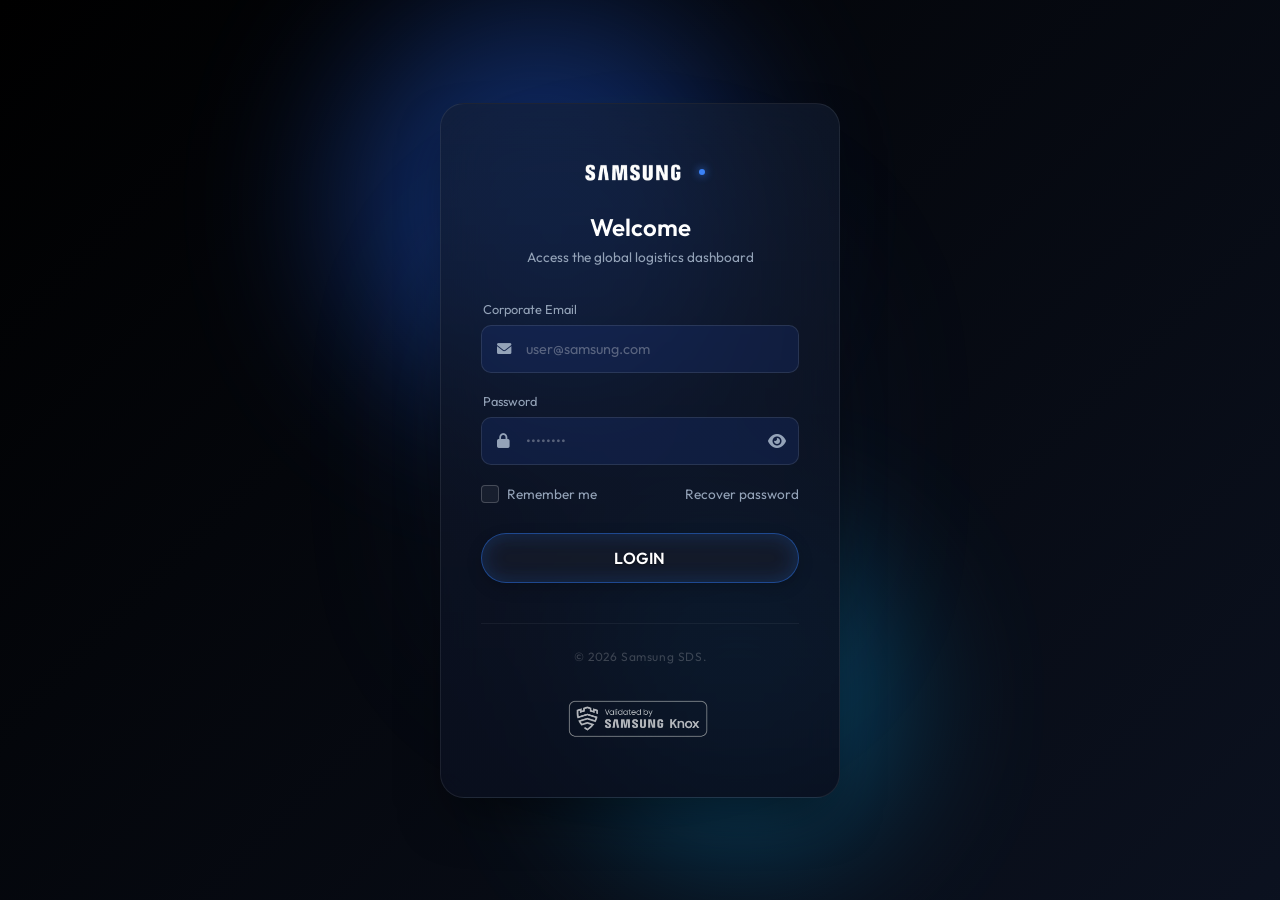
<file: login/login.html>
<!DOCTYPE html>
<html lang="en">
<head>
    <meta charset="UTF-8">
    <meta name="viewport" content="width=device-width, initial-scale=1.0">
    <title>Login - Samsung Logistics</title>
    
    <link href="https://fonts.googleapis.com/css2?family=Outfit:wght@300;400;500;600;700&display=swap" rel="stylesheet">
    <link rel="stylesheet" href="https://cdnjs.cloudflare.com/ajax/libs/font-awesome/6.0.0/css/all.min.css">
    <link rel="stylesheet" href="login.css">
</head>
<body class="login-body">

    <div class="login-wrapper">
        
        <div class="bg-orb orb-1"></div>
        <div class="bg-orb orb-2"></div>
        <div class="login-glow-bg"></div>

        <div class="glass-panel">
            
            <div class="login-header">
                <div class="logo-box justify-center">
                    <img src="/img/logo.png" alt="Samsung" style="height: 40px;">
                    <span class="status-beacon"></span>
                </div>
                <h2>Welcome</h2>
                <p>Access the global logistics dashboard</p>
            </div>

            <form class="login-form">
                
                <div class="input-group">
                    <label>Corporate Email</label>
                    <div class="input-wrapper">
                        <i class="fas fa-envelope input-icon"></i>
                        <input type="email" placeholder="user@samsung.com" required>
                    </div>
                </div>

                <div class="input-group">
                    <label>Password</label>
                    <div class="input-wrapper">
                        <i class="fas fa-lock input-icon"></i>
                        <input type="password" id="passwordInput" class="input-password" placeholder="••••••••" required>
                        <div class="toggle-wrapper" onclick="togglePassword()">
                            <i class="fas fa-eye toggle-icon"></i>
                        </div>
                    </div>
                </div>

                <div class="form-actions">
                    <label class="custom-checkbox">
                        <input type="checkbox">
                        <span class="checkmark"></span>
                        Remember me
                    </label>
                    <a href="recover.html" class="forgot-link">Recover password</a>
                </div>

                <button type="submit" class="btn-cyber-glass full-width">
                    <span class="btn-text">Login</span>
                    <span class="btn-shimmer"></span>
                </button>

            </form>

            <div class="login-footer">
                <p>© 2026 Samsung SDS.</p>
                <img src="/img/knox.png" alt="Secured by Knox">
            </div>
        </div>

    </div> <script>
        function togglePassword() {
            const input = document.getElementById('passwordInput');
            const icon = document.querySelector('.toggle-icon');
            const type = input.getAttribute('type') === 'password' ? 'text' : 'password';
            input.setAttribute('type', type);

            if (type === 'text') {
                icon.classList.remove('fa-eye');
                icon.classList.add('fa-eye-slash');
                icon.style.color = "var(--accent-blue)";
            } else {
                icon.classList.remove('fa-eye-slash');
                icon.classList.add('fa-eye');
                icon.style.color = "";
            }
        }
    </script>

</body>
</html>
</file>
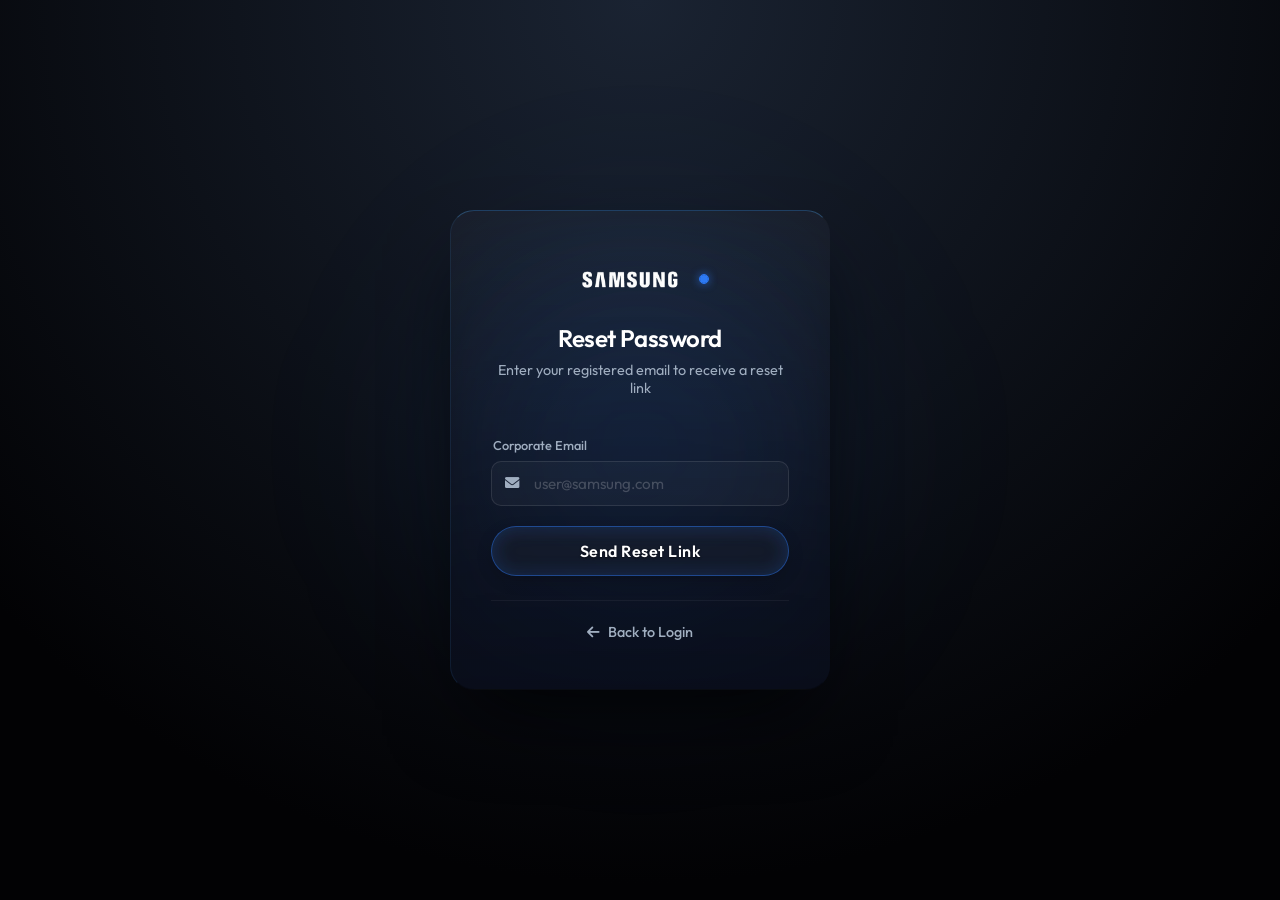
<file: login/recover.html>
<!DOCTYPE html>
<html lang="en">
<head>
    <meta charset="UTF-8">
    <meta name="viewport" content="width=device-width, initial-scale=1.0">
    <title>Reset Password - Samsung Connect</title>
    
    <link href="https://fonts.googleapis.com/css2?family=Outfit:wght@300;400;500;600;700&display=swap" rel="stylesheet">
    
    <link rel="stylesheet" href="recover.css">
    
    <link rel="stylesheet" href="https://cdnjs.cloudflare.com/ajax/libs/font-awesome/6.0.0/css/all.min.css">
</head>
<body class="login-body">

    <div class="login-wrapper">
        <div class="login-glow-bg"></div>

        <div class="glass-panel">
            
            <div class="login-header">
                <div class="logo-box justify-center">
                    <img src="/img/logo.png" alt="Samsung" style="height: 40px;">
                    <span class="status-beacon"></span>
                </div>
                <h2>Reset Password</h2>
                <p>Enter your registered email to receive a reset link</p>
            </div>

            <form class="login-form">
                
                <div class="input-group">
                    <label>Corporate Email</label>
                    <div class="input-wrapper">
                        <i class="fas fa-envelope input-icon"></i>
                        <input type="email" placeholder="user@samsung.com" required>
                    </div>
                </div>

                <button type="submit" class="btn-cyber-glass full-width">
                    <span class="btn-text">Send Reset Link</span>
                    <span class="btn-shimmer"></span>
                </button>

            </form>

            <div class="recovery-footer">
                <a href="login.html" class="back-link">
                    <i class="fas fa-arrow-left"></i> Back to Login
                </a>
            </div>
            
        </div>
    </div>

</body>
</html>
</file>
<file: login/login.css>
/* =========================================
   1. VARIÁVEIS (TEMA DEEP SPACE BLUE)
   ========================================= */
:root { 
    --bg-deep: #050510;          /* Fundo ultra escuro */
    --accent-blue: #3b82f6;      /* Azul vibrante */
    --text-main: #ffffff;
    --text-dim: #94a3b8;         /* Cinza azulado */
    
    /* Cores específicas da interface da imagem */
    --glass-bg: linear-gradient(180deg, rgba(20, 30, 50, 0.6) 0%, rgba(10, 15, 30, 0.9) 100%);
    --glass-border: rgba(255, 255, 255, 0.08);
    --input-bg: rgba(30, 58, 138, 0.25); /* Azul escuro transparente para os inputs */
    --input-border: rgba(255, 255, 255, 0.1);
}

/* =========================================
   2. RESET & BASE
   ========================================= */
* { margin: 0; padding: 0; box-sizing: border-box; }

body {
    background-color: var(--bg-deep); /* Cor de fallback */
    color: var(--text-main);
    font-family: 'Outfit', sans-serif;
    min-height: 100vh;
    overflow: hidden;
    
    /* --- ANIMAÇÃO DARK --- */
    /* Gradiente alternando entre Preto Puro e Azul Meia-Noite Profundo */
    background: linear-gradient(-45deg, #000000, #050510, #0f172a, #000000);
    
    /* Tamanho aumentado para permitir o movimento */
    background-size: 400% 400%;
    
    /* Animação lenta (15s) para ser imperceptível e elegante */
    animation: gradientMove 15s ease infinite;
    /* --------------------- */
    
    display: flex;
    justify-content: center;
    align-items: center;
}

/* Adicione isso logo abaixo do fechamento do body (}) */
@keyframes gradientMove {
    0% {
        background-position: 0% 50%;
    }
    50% {
        background-position: 100% 50%;
    }
    100% {
        background-position: 0% 50%;
    }
}

a { text-decoration: none; color: inherit; transition: 0.2s; }

/* =========================================
   3. LAYOUT CENTRALIZADO
   ========================================= */
.login-body {
    display: flex;
    justify-content: center;
    align-items: center;
    min-height: 100vh;
    padding: 20px;
}

.login-wrapper {
    position: relative;
    width: 100%;
    max-width: 400px; /* Largura levemente menor para ficar elegante */
    z-index: 10;
    animation: fadeUp 0.8s cubic-bezier(0.16, 1, 0.3, 1) forwards;
    opacity: 0;
    transform: translateY(30px);
}

@keyframes fadeUp { to { opacity: 1; transform: translateY(0); } }

/* =========================================
   4. FUNDO ANIMADO (ORBES)
   ========================================= */
.bg-orb {
    position: absolute;
    border-radius: 50%;
    filter: blur(80px);
    opacity: 0.4;
    z-index: -2;
    pointer-events: none;
}

.orb-1 {
    background: #2563eb;
    width: 400px; height: 400px;
    top: -100px; left: -100px;
    animation: float 20s infinite alternate;
}

.orb-2 {
    background: #0ea5e9;
    width: 300px; height: 300px;
    bottom: -50px; right: -50px;
    animation: float 25s infinite alternate-reverse;
}

@keyframes float {
    0% { transform: translate(0, 0); }
    100% { transform: translate(40px, 40px); }
}

.login-glow-bg {
    position: absolute; top: 50%; left: 50%;
    transform: translate(-50%, -50%);
    width: 120%; height: 120%;
    background: radial-gradient(circle, rgba(59, 130, 246, 0.1) 0%, transparent 70%);
    filter: blur(60px);
    z-index: -1;
}

/* =========================================
   5. CARTÃO (GLASS)
   ========================================= */
.glass-panel {
    background: var(--glass-bg);
    backdrop-filter: blur(24px);
    -webkit-backdrop-filter: blur(24px);
    border-radius: 24px;
    padding: 48px 40px;
    
    /* Bordas sutis */
    border: 1px solid var(--glass-border);
    box-shadow: 0 25px 50px -12px rgba(0, 0, 0, 0.5);
}

/* =========================================
   6. HEADER
   ========================================= */
.login-header { text-align: center; margin-bottom: 35px; }

.logo-box {
    display: flex; justify-content: center; align-items: center;
    gap: 8px; margin-bottom: 20px;
}

/* Ponto azul ao lado do logo */
.status-beacon {
    width: 6px; height: 6px;
    background-color: var(--accent-blue);
    border-radius: 50%;
    box-shadow: 0 0 8px var(--accent-blue);
}

.login-header h2 { font-size: 1.5rem; font-weight: 600; margin-bottom: 6px; color: #fff; }
.login-header p { color: var(--text-dim); font-size: 0.85rem; }

/* =========================================
   7. INPUTS (Estilo da Imagem)
   ========================================= */
.input-group { margin-bottom: 20px; }
.input-group label { 
    display: block; 
    color: var(--text-dim); 
    font-size: 0.8rem; 
    margin-bottom: 8px; 
    margin-left: 2px; 
}

.input-wrapper { position: relative; }

.input-icon {
    position: absolute; left: 16px; top: 50%; transform: translateY(-50%);
    color: var(--text-dim); font-size: 0.9rem; pointer-events: none;
}

.input-wrapper input {
    width: 100%;
    padding: 14px 16px 14px 44px;
    
    /* Cor de fundo exata da imagem (azul escuro translúcido) */
    background: var(--input-bg);
    border: 1px solid var(--input-border);
    
    border-radius: 10px;
    color: #fff; 
    font-size: 0.9rem; 
    outline: none; 
    transition: 0.2s;
    font-family: inherit;
}

.input-password { padding-right: 50px !important; }

.input-wrapper input::placeholder { color: rgba(255, 255, 255, 0.3); }

.input-wrapper input:focus {
    background: rgba(30, 58, 138, 0.4);
    border-color: var(--accent-blue);
    box-shadow: 0 0 0 3px rgba(59, 130, 246, 0.2);
}

/* Olho da Senha */
.toggle-wrapper {
    position: absolute; right: 0; top: 0; height: 100%; width: 45px;
    display: flex; align-items: center; justify-content: center;
    cursor: pointer; color: var(--text-dim);
}
.toggle-wrapper:hover { color: #fff; }

/* =========================================
   8. CHECKBOX & LINKS
   ========================================= */
.form-actions {
    display: flex; justify-content: space-between; align-items: center;
    margin-bottom: 30px; font-size: 0.85rem; color: var(--text-dim);
}

.custom-checkbox { display: flex; align-items: center; gap: 8px; cursor: pointer; }
.custom-checkbox input { display: none; }
.checkmark {
    width: 18px; height: 18px;
    background: rgba(255,255,255,0.05); border: 1px solid rgba(255,255,255,0.2);
    border-radius: 4px; position: relative;
}
.custom-checkbox input:checked ~ .checkmark { background: var(--accent-blue); border-color: var(--accent-blue); }
.custom-checkbox input:checked ~ .checkmark::after {
    content: ''; position: absolute; left: 5px; top: 1px; width: 4px; height: 9px;
    border: solid white; border-width: 0 2px 2px 0; transform: rotate(45deg);
}

.forgot-link:hover { color: #fff; text-decoration: underline; }

/* =========================================
   9. BOTÃO PRINCIPAL
   ========================================= */
/* =========================================
   BOTÃO CYBER GLASS (DARK)
   ========================================= */

/* Utilitário para garantir largura total */
.full-width {
    width: 100%;
    display: block; /* Garante que o botão ocupe a linha toda */
}

.btn-cyber-glass {
    position: relative;
    padding: 16px;
    margin-top: 10px;
    
    /* Gradiente Azul Noturno (Sóbrio e Elegante) */
    background: linear-gradient(135deg, #172554 0%, #1e40af 100%);
    
    /* Borda sutil de vidro */
    border: 1px solid rgba(255, 255, 255, 0.08);
    border-radius: 12px;
    
    /* Texto */
    color: #ffffff;
    font-size: 0.95rem;
    font-weight: 600;
    letter-spacing: 0.5px;
    text-transform: uppercase;
    
    cursor: pointer;
    overflow: hidden;
    transition: all 0.3s cubic-bezier(0.25, 0.8, 0.25, 1);
    
    /* Sombra inicial discreta */
    box-shadow: 0 4px 12px rgba(0, 0, 0, 0.3);
}

/* --- EFEITO HOVER (Ao passar o mouse) --- */
/* =========================================
   BOTÃO CYBER GLASS (PILL STYLE)
   ========================================= */

/* Garante que o botão ocupe a largura do formulário */
.full-width {
    width: 100%;
    display: block;
}

.btn-cyber-glass {
    position: relative;
    padding: 14px 36px; /* Altura confortável */
    
    /* Fundo Transparente com leve tint */
    background: rgba(255, 255, 255, 0.03);
    
    /* Borda azul translúcida */
    border: 1px solid rgba(45, 121, 243, 0.5);
    border-radius: 50px; /* Formato de pílula */
    
    color: #fff;
    /* Usa a fonte padrão do site (Outfit) */
    font-family: inherit; 
    font-size: 1rem;
    font-weight: 600;
    letter-spacing: 0.5px;
    cursor: pointer;
    overflow: hidden;
    
    /* O efeito de vidro embaçado */
    backdrop-filter: blur(10px);
    -webkit-backdrop-filter: blur(10px);
    
    /* Brilho interno (Inset) + Sombra externa */
    box-shadow: 
        inset 0 0 20px rgba(45, 121, 243, 0.2), 
        0 5px 15px rgba(0,0,0,0.2);
        
    transition: all 0.4s cubic-bezier(0.23, 1, 0.32, 1);
}

/* Texto do botão (Z-index para ficar acima do brilho) */
.btn-text {
    position: relative;
    z-index: 2;
    text-shadow: 0 1px 2px rgba(0,0,0,0.5);
    transition: all 0.3s ease;
}

/* O brilho que passa (Shimmer) */
.btn-shimmer {
    position: absolute;
    top: 0;
    left: -100%; /* Começa fora da esquerda */
    width: 100%;
    height: 100%;
    background: linear-gradient(90deg, transparent, rgba(255, 255, 255, 0.2), transparent);
    transform: skewX(-20deg); /* Inclina o brilho */
    transition: left 0.7s ease;
    z-index: 1;
}

/* --- ESTADOS HOVER (MOUSE EM CIMA) --- */
.btn-cyber-glass:hover {
    background: rgba(45, 121, 243, 0.15);
    border-color: var(--accent-blue); /* Usa a variável global ou #3b82f6 */
    
    /* Glow forte azul */
    box-shadow: 
        inset 0 0 30px rgba(45, 121, 243, 0.4),
        0 0 25px rgba(45, 121, 243, 0.4);
        
    transform: translateY(-3px); /* Levanta o botão */
}

.btn-cyber-glass:hover .btn-text { 
    text-shadow: 0 0 8px rgba(255, 255, 255, 0.8); 
}

.btn-cyber-glass:hover .btn-shimmer { 
    left: 100%; /* Move o brilho para a direita */
}

/* --- ESTADO ACTIVE (CLIQUE) --- */
.btn-cyber-glass:active {
    transform: translateY(1px) scale(0.98);
    box-shadow: inset 0 0 10px rgba(45, 121, 243, 0.6);
}

/* =========================================
   10. FOOTER & KNOX
   ========================================= */
.login-footer {
    text-align: center; 
    margin-top: 40px; /* Espaço maior para separar do botão */
    color: rgba(255, 255, 255, 0.2);
    font-size: 0.75rem; 
    letter-spacing: 0.05em;
    border-top: 1px solid rgba(255, 255, 255, 0.05);
    padding-top: 25px;
    
    display: flex;
    flex-direction: column;
    align-items: center;
    gap: 15px;
}

/* Estilo específico para a logo Knox dentro do footer */
.login-footer img {
    height: 70px; /* Tamanho ajustado conforme a imagem */
    width: auto;
    opacity: 0.7;
    transition: opacity 0.3s;
}

.login-footer img:hover {
    opacity: 1;
}
</file>
<file: login/recover.css>
/* =========================================
   1. VARIÁVEIS (TEMA DEEP SPACE BLUE)
   ========================================= */
:root { 
    --bg-deep: #020204;
    --accent-blue: #2d79f3;      /* Azul Samsung */
    --bright-cyan: #4facfe;      /* Ciano Brilhante */
    --text-main: #ffffff;
    --text-dim: #a0aec0;         /* Cinza claro legível */
    --glass-border: rgba(255, 255, 255, 0.1);
    --input-bg: rgba(255, 255, 255, 0.03);
    --glow-blue: rgba(45, 121, 243, 0.5);
}

/* =========================================
   2. RESET & BASE
   ========================================= */
* { margin: 0; padding: 0; box-sizing: border-box; }

body {
    background-color: var(--bg-deep);
    color: var(--text-main);
    font-family: 'Outfit', 'Plus Jakarta Sans', sans-serif;
    font-weight: 400;
    min-height: 100vh;
    overflow-x: hidden;
    -webkit-font-smoothing: antialiased;
    
    /* Fundo Azul Espacial (Não é preto puro) */
    background: radial-gradient(circle at 50% 0%, #1a2332 0%, #020204 80%);
}

/* Remove a cor roxa padrão dos links */
a { text-decoration: none; color: inherit; }

/* =========================================
   3. HEADER & MENU (CORRIGIDO)
   ========================================= */
.header {
    display: flex;
    justify-content: space-between;
    align-items: center;
    margin-bottom: 60px;
    padding: 0 10px;
    position: relative;
    z-index: 1000; /* Menu sempre no topo */
}

/* =========================================
   4. LOGO & ELEMENTOS VISUAIS
   ========================================= */
.logo-box { display: flex; align-items: center; gap: 12px; }
.justify-center { justify-content: center; }

/* Bolinha Pulsante (Beacon) */
.status-beacon {
    width: 8px; height: 8px;
    background-color: var(--accent-blue);
    border-radius: 50%;
    position: relative;
    box-shadow: 0 0 10px var(--accent-blue);
}
.status-beacon::after {
    content: ''; position: absolute;
    top: 50%; left: 50%; transform: translate(-50%, -50%);
    width: 100%; height: 100%;
    border-radius: 50%;
    border: 1px solid var(--accent-blue);
    animation: ping 2s cubic-bezier(0, 0, 0.2, 1) infinite;
}
@keyframes ping {
    75%, 100% { transform: translate(-50%, -50%) scale(3); opacity: 0; }
}

/* =========================================
   5. LOGIN LAYOUT
   ========================================= */
.login-body {
    display: flex; justify-content: center; align-items: center;
    min-height: 100vh; position: relative;
}

.login-wrapper {
    position: relative; width: 100%; max-width: 420px; padding: 20px; z-index: 10;
    animation: fadeUp 0.8s cubic-bezier(0.16, 1, 0.3, 1) forwards;
    opacity: 0; transform: translateY(40px);
}
@keyframes fadeUp { to { opacity: 1; transform: translateY(0); } }

/* Glow Azul atrás do cartão */
.login-glow-bg {
    position: absolute; top: 50%; left: 50%;
    transform: translate(-50%, -50%);
    width: 140%; height: 140%;
    background: radial-gradient(circle, rgba(45, 121, 243, 0.15) 0%, transparent 60%);
    filter: blur(80px); z-index: -1; pointer-events: none;
}

/* =========================================
   6. CARTÃO DE VIDRO (BLUE GLASS)
   ========================================= */
.glass-panel {
    /* Gradiente sutilmente azulado, não preto */
    background: linear-gradient(180deg, rgba(255, 255, 255, 0.03) 0%, rgba(10, 15, 30, 0.8) 100%);
    
    backdrop-filter: blur(20px);
    -webkit-backdrop-filter: blur(20px);
    
    border-radius: 24px;
    padding: 48px 40px;
    
    /* Bordas com brilho azul ciano no topo */
    border: 1px solid transparent;
    border-top-color: rgba(79, 172, 254, 0.3);
    border-left-color: rgba(79, 172, 254, 0.1);
    border-bottom-color: rgba(0, 0, 0, 0.3);
    
    box-shadow: 0 40px 80px -20px rgba(0, 0, 0, 0.8);
    position: relative; overflow: hidden;
}

/* =========================================
   7. TIPOGRAFIA & INPUTS
   ========================================= */
.login-header { text-align: center; margin-bottom: 40px; }
.login-header h2 { color: #fff; font-size: 1.5rem; margin-top: 24px; margin-bottom: 8px; font-weight: 600; letter-spacing: -0.02em; }
.login-header p { color: var(--text-dim); font-size: 0.9rem; font-weight: 400; }

.input-group { margin-bottom: 20px; }
.input-group label { display: block; color: var(--text-dim); font-size: 0.8rem; margin-bottom: 8px; margin-left: 2px; font-weight: 500; }

.input-wrapper { position: relative; }

.input-icon {
    position: absolute; left: 14px; top: 50%; transform: translateY(-50%);
    color: var(--text-dim); font-size: 0.9rem; transition: 0.3s; pointer-events: none;
}

.input-wrapper input {
    width: 100%;
    padding: 12px 16px 12px 42px;
    background: var(--input-bg);
    border: 1px solid var(--glass-border);
    border-radius: 10px;
    color: #fff; font-size: 0.95rem; font-family: inherit;
    outline: none; transition: all 0.2s ease;
}
.input-wrapper input::placeholder { color: rgba(255, 255, 255, 0.2); }

/* Focus State: Glow Azul */
.input-wrapper input:focus {
    background: rgba(45, 121, 243, 0.05); 
    border-color: var(--accent-blue);
    box-shadow: 0 0 0 4px rgba(45, 121, 243, 0.15);
}
.input-wrapper input:focus + .input-icon { color: var(--accent-blue); }

/* =========================================
   8. BOTÃO "CYBER GLASS" (Estilo Tech)
   ========================================= */
.btn-cyber-glass {
    position: relative;
    padding: 14px 36px;
    background: rgba(255, 255, 255, 0.03);
    border: 1px solid rgba(45, 121, 243, 0.5);
    border-radius: 50px;
    color: #fff;
    font-family: inherit;
    font-size: 1rem;
    font-weight: 600;
    letter-spacing: 0.5px;
    cursor: pointer;
    overflow: hidden;
    
    backdrop-filter: blur(10px);
    -webkit-backdrop-filter: blur(10px);
    box-shadow: 
        inset 0 0 20px rgba(45, 121, 243, 0.2), 
        0 5px 15px rgba(0,0,0,0.2);
        
    transition: all 0.4s cubic-bezier(0.23, 1, 0.32, 1);
}

.btn-text {
    position: relative; z-index: 2;
    text-shadow: 0 1px 2px rgba(0,0,0,0.5);
    transition: all 0.3s ease;
}

.btn-shimmer {
    position: absolute; top: 0; left: -100%;
    width: 100%; height: 100%;
    background: linear-gradient(90deg, transparent, rgba(255, 255, 255, 0.2), transparent);
    transform: skewX(-20deg);
    transition: left 0.7s ease;
    z-index: 1;
}

.btn-cyber-glass:hover {
    background: rgba(45, 121, 243, 0.15);
    border-color: var(--accent-blue);
    box-shadow: 
        inset 0 0 30px rgba(45, 121, 243, 0.4),
        0 0 25px rgba(45, 121, 243, 0.4);
    transform: translateY(-3px);
}

.btn-cyber-glass:hover .btn-text { text-shadow: 0 0 8px rgba(255, 255, 255, 0.8); }
.btn-cyber-glass:hover .btn-shimmer { left: 100%; }

.btn-cyber-glass:active {
    transform: translateY(1px) scale(0.98);
    box-shadow: inset 0 0 10px rgba(45, 121, 243, 0.6);
}

/* =========================================
   9. FOOTER
   ========================================= */
.login-footer {
    text-align: center; margin-top: 40px; 
    color: rgba(255, 255, 255, 0.3); font-size: 0.75rem; 
    border-top: 1px solid rgba(255, 255, 255, 0.05); padding-top: 25px;
    display: flex; flex-direction: column; align-items: center; gap: 12px;
}
.login-footer img { height: 20px; opacity: 0.5; filter: grayscale(100%); transition: 0.3s; }
.login-footer img:hover { opacity: 1; filter: grayscale(0); }
/* =========================================
   9. FOOTER & LINK CORRECTIONS
   ========================================= */
.login-footer { text-align: center; margin-top: 32px; color: rgba(255, 255, 255, 0.2); font-size: 0.75rem; letter-spacing: 0.05em; }

.recovery-footer { text-align: center; margin-top: 24px; border-top: 1px solid rgba(255, 255, 255, 0.05); padding-top: 20px;}

/* Link de Voltar (Branco/Cinza, nunca roxo) */
.back-link {
    color: var(--text-dim); 
    font-size: 0.9rem; font-weight: 500;
    display: inline-flex; align-items: center; gap: 8px; transition: 0.2s;
}
.back-link:hover { color: #fff; gap: 12px; text-shadow: 0 0 10px var(--glow-blue); }
.back-link i { transition: transform 0.2s; }
.back-link:hover i { transform: translateX(-3px); color: var(--bright-cyan); }

/* Utilitário para checkboxes */
.form-actions { display: flex; justify-content: space-between; align-items: center; margin-bottom: 32px; font-size: 0.85rem; color: var(--text-dim); }
.custom-checkbox { display: flex; align-items: center; gap: 8px; cursor: pointer; user-select: none; transition: 0.2s; }
.custom-checkbox:hover { color: #fff; }
.custom-checkbox input { display: none; }
.checkmark { height: 16px; width: 16px; background-color: rgba(255, 255, 255, 0.05); border: 1px solid rgba(255, 255, 255, 0.2); border-radius: 4px; position: relative; transition: 0.2s; }
.custom-checkbox input:checked ~ .checkmark { background-color: var(--accent-blue); border-color: var(--accent-blue); }
.custom-checkbox input:checked ~ .checkmark::after { content: ''; position: absolute; left: 4px; top: 1px; width: 4px; height: 8px; border: solid white; border-width: 0 2px 2px 0; transform: rotate(45deg); }
.forgot-link { color: var(--text-dim); transition: 0.2s; }
.forgot-link:hover { color: var(--bright-cyan); text-decoration: underline; text-underline-offset: 4px; }

/* Correção para botões com largura total */
.full-width {
    width: 100%;
}
</file>
